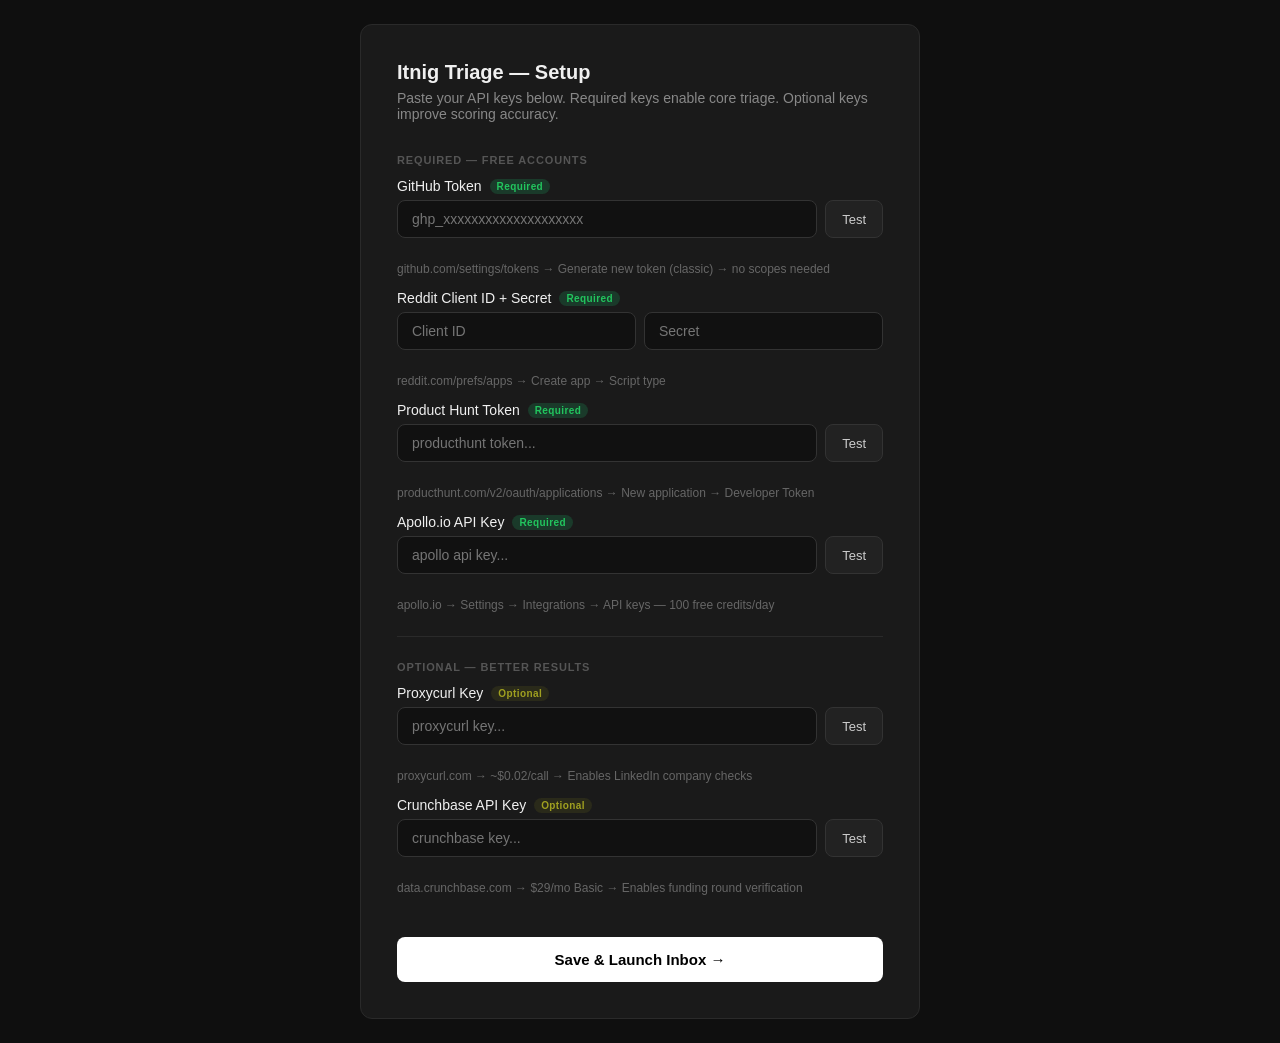
<file: frontend/setup.html>
<!DOCTYPE html>
<html lang="en">
<head>
  <meta charset="UTF-8" />
  <meta name="viewport" content="width=device-width, initial-scale=1.0" />
  <title>Itnig Triage — Setup</title>
  <style>
    * { box-sizing: border-box; margin: 0; padding: 0; }
    body { font-family: -apple-system, BlinkMacSystemFont, "Segoe UI", sans-serif;
           background: #0f0f0f; color: #f0f0f0; min-height: 100vh;
           display: flex; align-items: center; justify-content: center; padding: 24px; }
    .card { background: #1a1a1a; border: 1px solid #2a2a2a; border-radius: 12px;
            width: 100%; max-width: 560px; padding: 36px; }
    h1 { font-size: 20px; font-weight: 600; margin-bottom: 6px; }
    .subtitle { color: #888; font-size: 14px; margin-bottom: 32px; }
    .section-label { font-size: 11px; font-weight: 600; letter-spacing: 0.08em;
                     color: #555; text-transform: uppercase; margin: 24px 0 12px; }
    .field { margin-bottom: 14px; }
    .field-header { display: flex; align-items: center; gap: 8px; margin-bottom: 6px; }
    .field-name { font-size: 14px; font-weight: 500; }
    .field-hint { font-size: 12px; color: #666; margin-top: 4px; }
    .input-row { display: flex; gap: 8px; }
    input[type="text"], input[type="password"] {
      flex: 1; background: #111; border: 1px solid #333; border-radius: 8px;
      padding: 10px 14px; color: #f0f0f0; font-size: 14px; outline: none;
      transition: border-color 0.2s; }
    input:focus { border-color: #555; }
    .btn-test { background: #222; border: 1px solid #333; border-radius: 8px;
                color: #ccc; font-size: 13px; padding: 10px 16px; cursor: pointer;
                white-space: nowrap; transition: all 0.2s; }
    .btn-test:hover { background: #2a2a2a; border-color: #444; }
    .btn-test.ok  { border-color: #22c55e; color: #22c55e; }
    .btn-test.err { border-color: #ef4444; color: #ef4444; }
    .status { font-size: 12px; margin-top: 4px; min-height: 16px; }
    .status.ok  { color: #22c55e; }
    .status.err { color: #ef4444; }
    .divider { border: none; border-top: 1px solid #2a2a2a; margin: 24px 0; }
    .btn-save { width: 100%; background: #fff; color: #000; border: none;
                border-radius: 8px; padding: 14px; font-size: 15px; font-weight: 600;
                cursor: pointer; margin-top: 28px; transition: opacity 0.2s; }
    .btn-save:hover { opacity: 0.88; }
    .btn-save:disabled { opacity: 0.3; cursor: not-allowed; }
    .badge { font-size: 10px; padding: 2px 7px; border-radius: 20px;
             font-weight: 600; letter-spacing: 0.04em; }
    .badge.req { background: #1a3a2a; color: #22c55e; }
    .badge.opt { background: #2a2a1a; color: #a0a020; }
  </style>
</head>
<body>
<div class="card">
  <h1>Itnig Triage — Setup</h1>
  <p class="subtitle">Paste your API keys below. Required keys enable core triage. Optional keys improve scoring accuracy.</p>

  <div class="section-label">Required — Free accounts</div>

  <div class="field">
    <div class="field-header">
      <span class="field-name">GitHub Token</span>
      <span class="badge req">Required</span>
    </div>
    <div class="input-row">
      <input type="password" id="GITHUB_TOKEN" placeholder="ghp_xxxxxxxxxxxxxxxxxxxx" />
      <button class="btn-test" onclick="test('GITHUB_TOKEN')">Test</button>
    </div>
    <div class="status" id="status_GITHUB_TOKEN"></div>
    <div class="field-hint">github.com/settings/tokens → Generate new token (classic) → no scopes needed</div>
  </div>

  <div class="field">
    <div class="field-header">
      <span class="field-name">Reddit Client ID + Secret</span>
      <span class="badge req">Required</span>
    </div>
    <div class="input-row">
      <input type="password" id="REDDIT_CLIENT_ID" placeholder="Client ID" />
      <input type="password" id="REDDIT_SECRET" placeholder="Secret" />
    </div>
    <div class="status" id="status_REDDIT_CLIENT_ID"></div>
    <div class="field-hint">reddit.com/prefs/apps → Create app → Script type</div>
  </div>

  <div class="field">
    <div class="field-header">
      <span class="field-name">Product Hunt Token</span>
      <span class="badge req">Required</span>
    </div>
    <div class="input-row">
      <input type="password" id="PH_TOKEN" placeholder="producthunt token..." />
      <button class="btn-test" onclick="test('PH_TOKEN')">Test</button>
    </div>
    <div class="status" id="status_PH_TOKEN"></div>
    <div class="field-hint">producthunt.com/v2/oauth/applications → New application → Developer Token</div>
  </div>

  <div class="field">
    <div class="field-header">
      <span class="field-name">Apollo.io API Key</span>
      <span class="badge req">Required</span>
    </div>
    <div class="input-row">
      <input type="password" id="APOLLO_KEY" placeholder="apollo api key..." />
      <button class="btn-test" onclick="test('APOLLO_KEY')">Test</button>
    </div>
    <div class="status" id="status_APOLLO_KEY"></div>
    <div class="field-hint">apollo.io → Settings → Integrations → API keys — 100 free credits/day</div>
  </div>

  <hr class="divider" />
  <div class="section-label">Optional — Better results</div>

  <div class="field">
    <div class="field-header">
      <span class="field-name">Proxycurl Key</span>
      <span class="badge opt">Optional</span>
    </div>
    <div class="input-row">
      <input type="password" id="PROXYCURL_KEY" placeholder="proxycurl key..." />
      <button class="btn-test" onclick="test('PROXYCURL_KEY')">Test</button>
    </div>
    <div class="status" id="status_PROXYCURL_KEY"></div>
    <div class="field-hint">proxycurl.com → ~$0.02/call → Enables LinkedIn company checks</div>
  </div>

  <div class="field">
    <div class="field-header">
      <span class="field-name">Crunchbase API Key</span>
      <span class="badge opt">Optional</span>
    </div>
    <div class="input-row">
      <input type="password" id="CRUNCHBASE_KEY" placeholder="crunchbase key..." />
      <button class="btn-test" onclick="test('CRUNCHBASE_KEY')">Test</button>
    </div>
    <div class="status" id="status_CRUNCHBASE_KEY"></div>
    <div class="field-hint">data.crunchbase.com → $29/mo Basic → Enables funding round verification</div>
  </div>

  <button class="btn-save" onclick="saveKeys()">Save & Launch Inbox →</button>
</div>

<script>
  const BACKEND = "/.netlify/functions/triage";

  async function test(key) {
    const val = document.getElementById(key)?.value?.trim();
    const btn = document.querySelector(`button[onclick="test('${key}')"]`);
    const status = document.getElementById(`status_${key}`);
    if (!val) { status.textContent = "Paste a key first"; status.className = "status err"; return; }
    btn.textContent = "Testing...";
    try {
      const res = await fetch(`${BACKEND}?test=${key}`, {
        method: "POST",
        headers: { "Content-Type": "application/json" },
        body: JSON.stringify({ test_key: key, test_value: val })
      });
      const data = await res.json();
      if (data.ok) {
        btn.textContent = "✓ Connected"; btn.className = "btn-test ok";
        status.textContent = data.message || "Connected successfully";
        status.className = "status ok";
        localStorage.setItem(key, val);
      } else {
        btn.textContent = "✗ Failed"; btn.className = "btn-test err";
        status.textContent = data.error || "Invalid key";
        status.className = "status err";
      }
    } catch {
      btn.textContent = "✗ Error"; btn.className = "btn-test err";
      status.textContent = "Could not reach backend";
      status.className = "status err";
    }
  }

  function saveKeys() {
    const keys = ["GITHUB_TOKEN","REDDIT_CLIENT_ID","REDDIT_SECRET",
                  "PH_TOKEN","APOLLO_KEY","PROXYCURL_KEY","CRUNCHBASE_KEY"];
    keys.forEach(k => {
      const val = document.getElementById(k)?.value?.trim();
      if (val) localStorage.setItem(k, val);
    });
    window.location.href = "/index.html";
  }

  // Pre-fill from localStorage if returning
  ["GITHUB_TOKEN","REDDIT_CLIENT_ID","REDDIT_SECRET",
   "PH_TOKEN","APOLLO_KEY","PROXYCURL_KEY","CRUNCHBASE_KEY"].forEach(k => {
    const saved = localStorage.getItem(k);
    const el = document.getElementById(k);
    if (saved && el) el.value = saved;
  });
</script>
</body>
</html>
</file>
